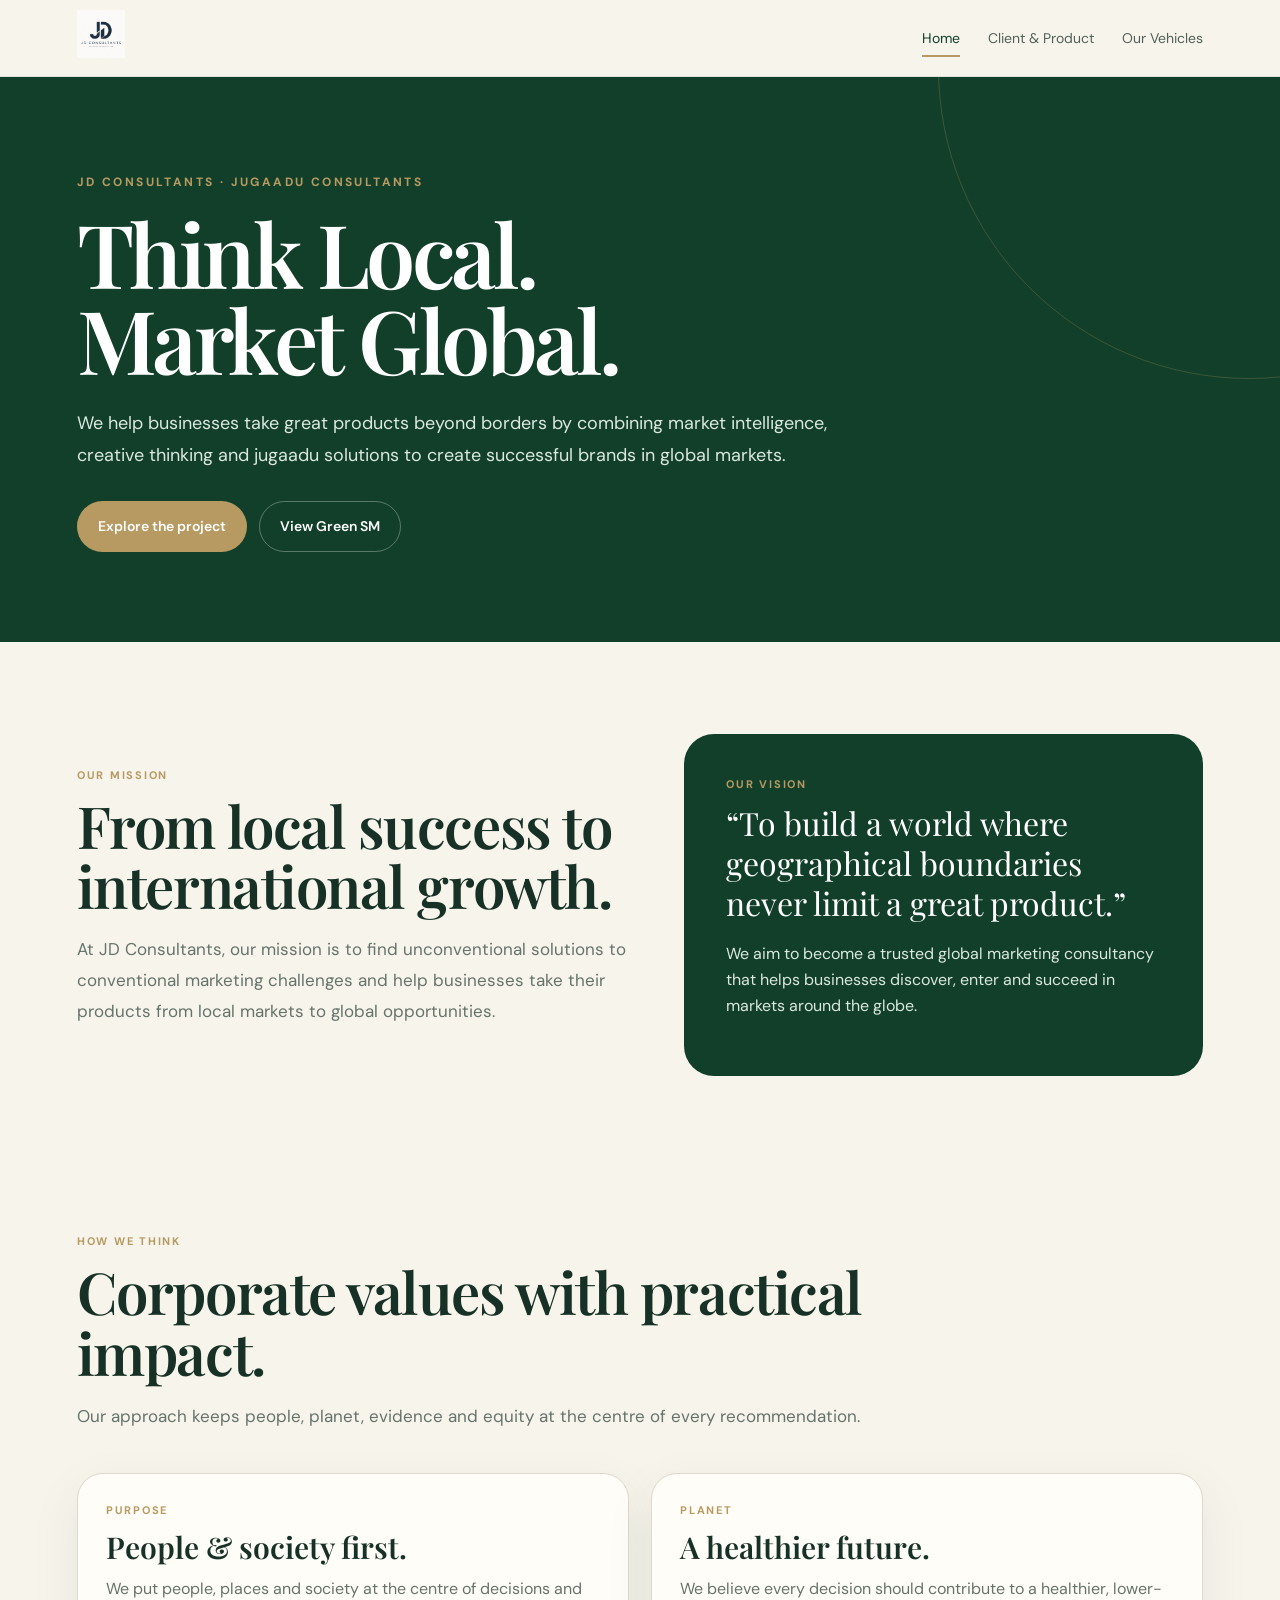
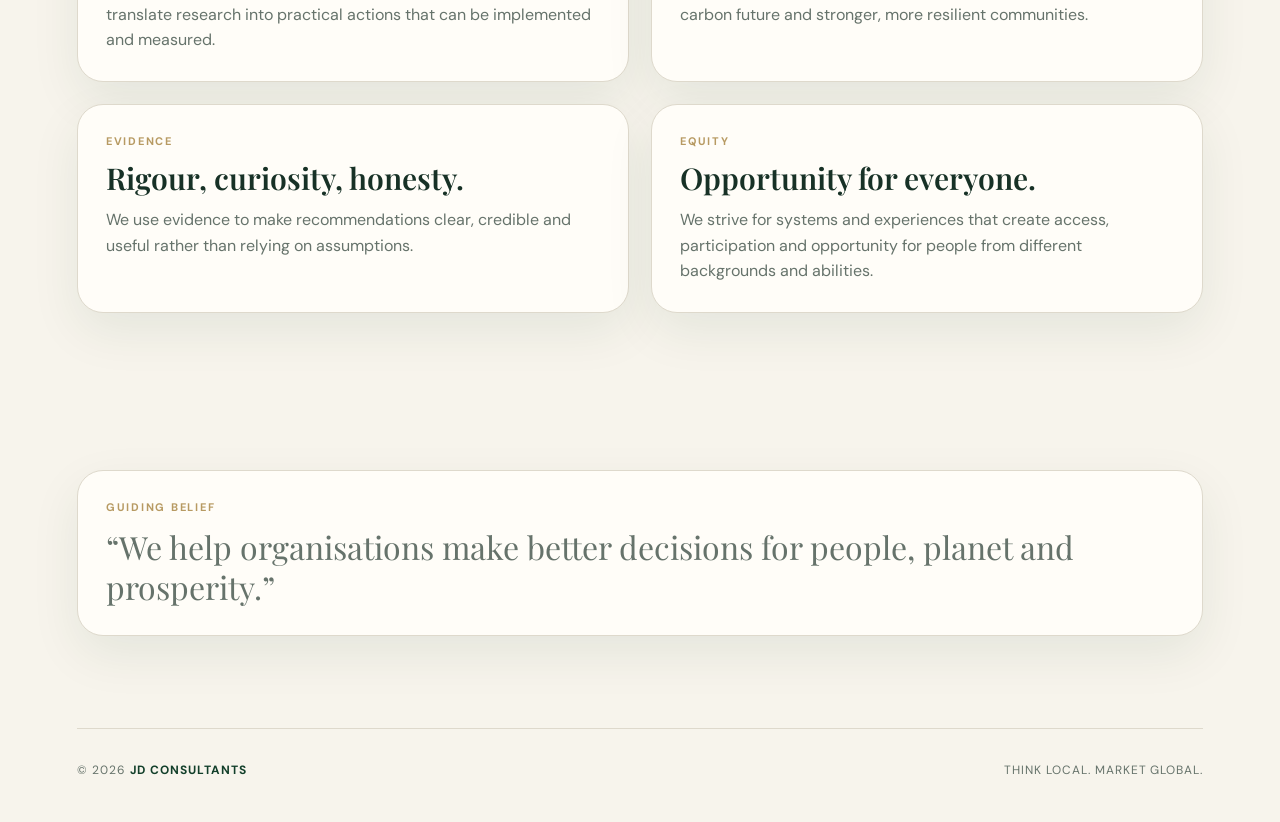
<file: index.html>
<!doctype html>
<html lang="en">
<head>
<meta charset="utf-8"><meta name="viewport" content="width=device-width,initial-scale=1">
<title>JD Consultants | Think Local. Market Global.</title>
<meta name="description" content="JD Consultants helps businesses turn local success into international growth through market intelligence, creative thinking and practical solutions.">
<link rel="stylesheet" href="style.css">
</head>
<body>
<header class="site-header"><div class="container nav"><a class="brand" href="index.html" aria-label="JD Consultants home"><img src="jd_logo.png" alt="JD Consultants logo"></a><nav class="nav-links"><a class="active" href="index.html">Home</a><a href="client.html">Client &amp; Product</a><a href="vehicles.html">Our Vehicles</a></nav></div></header>
<main>
<section class="hero"><div class="container"><div class="eyebrow">JD Consultants · Jugaadu Consultants</div><h1>Think Local.<br>Market Global.</h1><p class="hero-copy">We help businesses take great products beyond borders by combining market intelligence, creative thinking and jugaadu solutions to create successful brands in global markets.</p><div class="hero-actions"><a class="btn btn-primary" href="client.html">Explore the project</a><a class="btn btn-outline" href="vehicles.html">View Green SM</a></div></div></section>
<section class="section"><div class="container split"><div><div class="label">Our mission</div><h2>From local success to international growth.</h2><p class="lead">At JD Consultants, our mission is to find unconventional solutions to conventional marketing challenges and help businesses take their products from local markets to global opportunities.</p></div><div class="dark-panel"><div class="label">Our vision</div><p class="quote" style="color:#fff">“To build a world where geographical boundaries never limit a great product.”</p><p style="margin-top:18px">We aim to become a trusted global marketing consultancy that helps businesses discover, enter and succeed in markets around the globe.</p></div></div></section>
<section class="section-tight"><div class="container"><div class="section-head"><div class="label">How we think</div><h2>Corporate values with practical impact.</h2><p>Our approach keeps people, planet, evidence and equity at the centre of every recommendation.</p></div><div class="grid-2"><article class="card"><div class="label">Purpose</div><h3>People &amp; society first.</h3><p>We put people, places and society at the centre of decisions and translate research into practical actions that can be implemented and measured.</p></article><article class="card"><div class="label">Planet</div><h3>A healthier future.</h3><p>We believe every decision should contribute to a healthier, lower-carbon future and stronger, more resilient communities.</p></article><article class="card"><div class="label">Evidence</div><h3>Rigour, curiosity, honesty.</h3><p>We use evidence to make recommendations clear, credible and useful rather than relying on assumptions.</p></article><article class="card"><div class="label">Equity</div><h3>Opportunity for everyone.</h3><p>We strive for systems and experiences that create access, participation and opportunity for people from different backgrounds and abilities.</p></article></div></div></section>
<section class="section"><div class="container"><div class="card"><div class="label">Guiding belief</div><p class="quote">“We help organisations make better decisions for people, planet and prosperity.”</p></div></div></section>
</main>
<footer class="footer container"><div>© 2026 <strong>JD Consultants</strong></div><div>Think Local. Market Global.</div></footer>
</body></html>
</file>
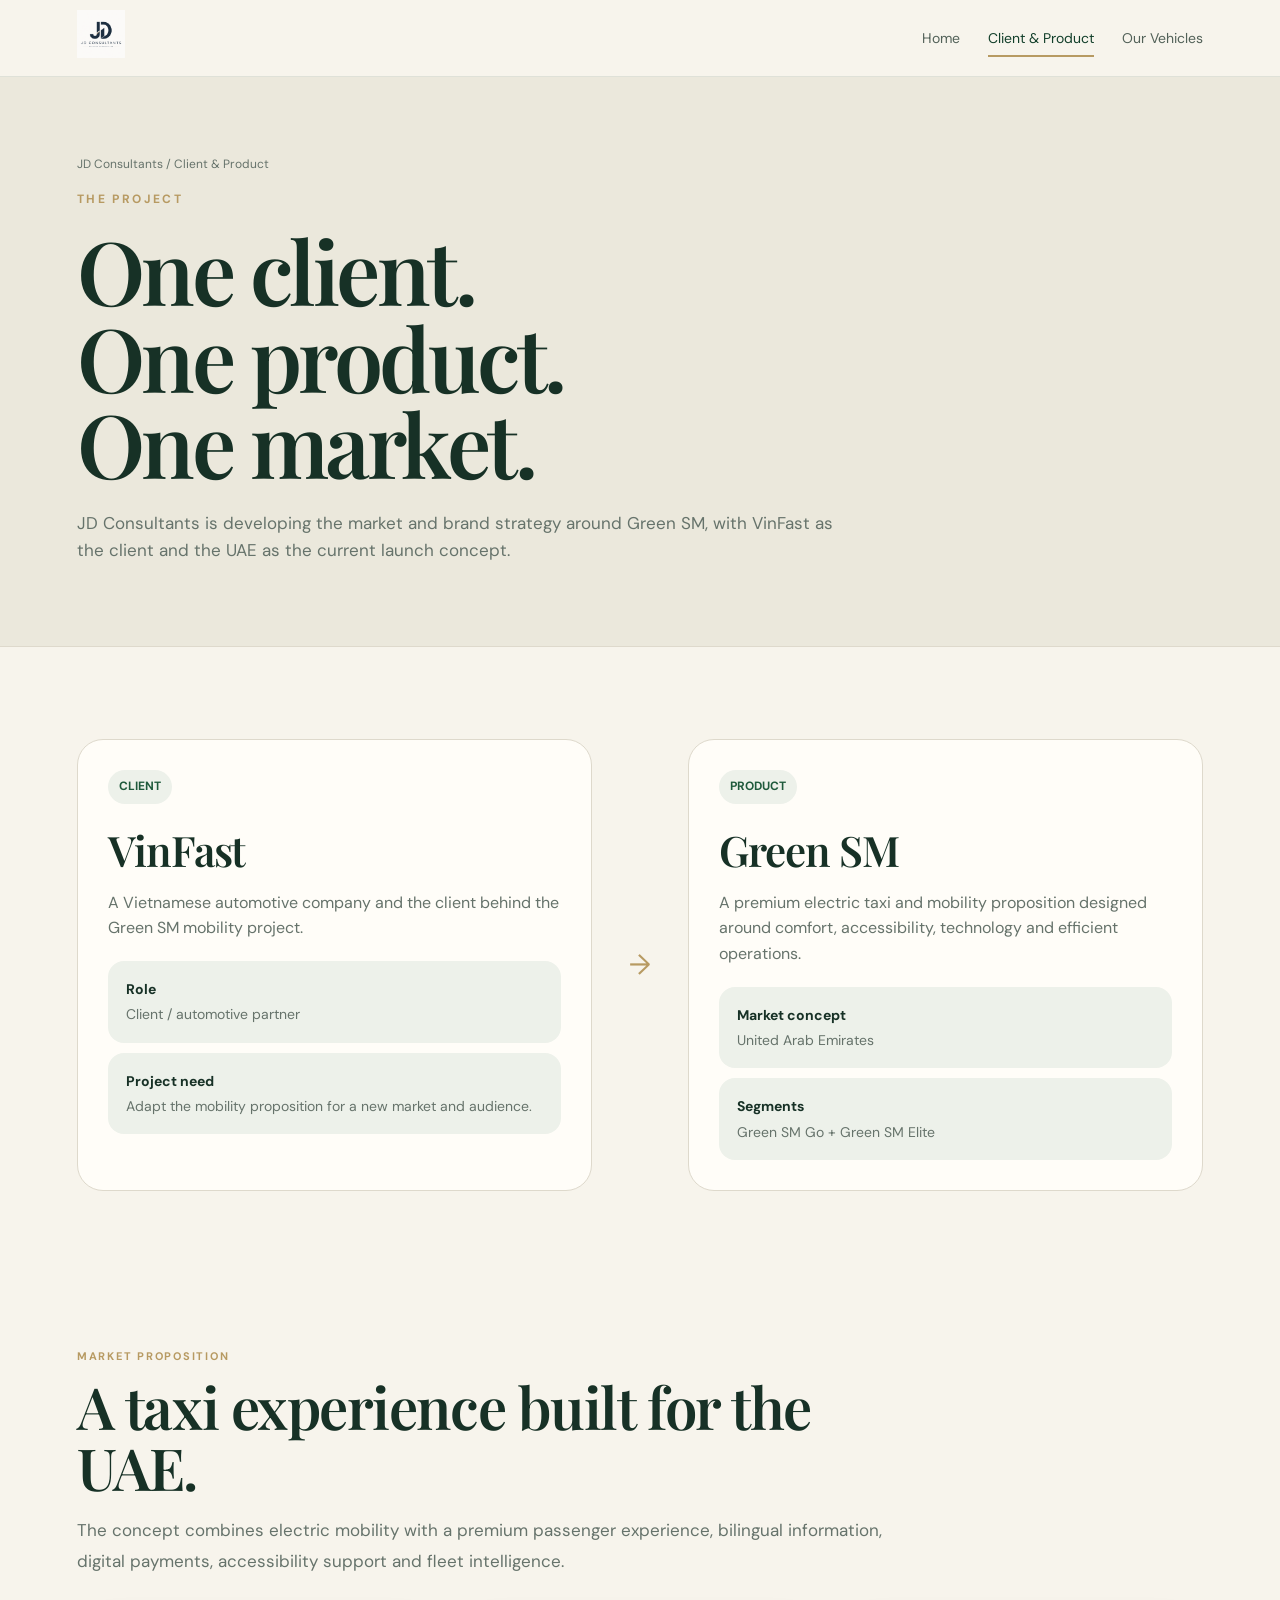
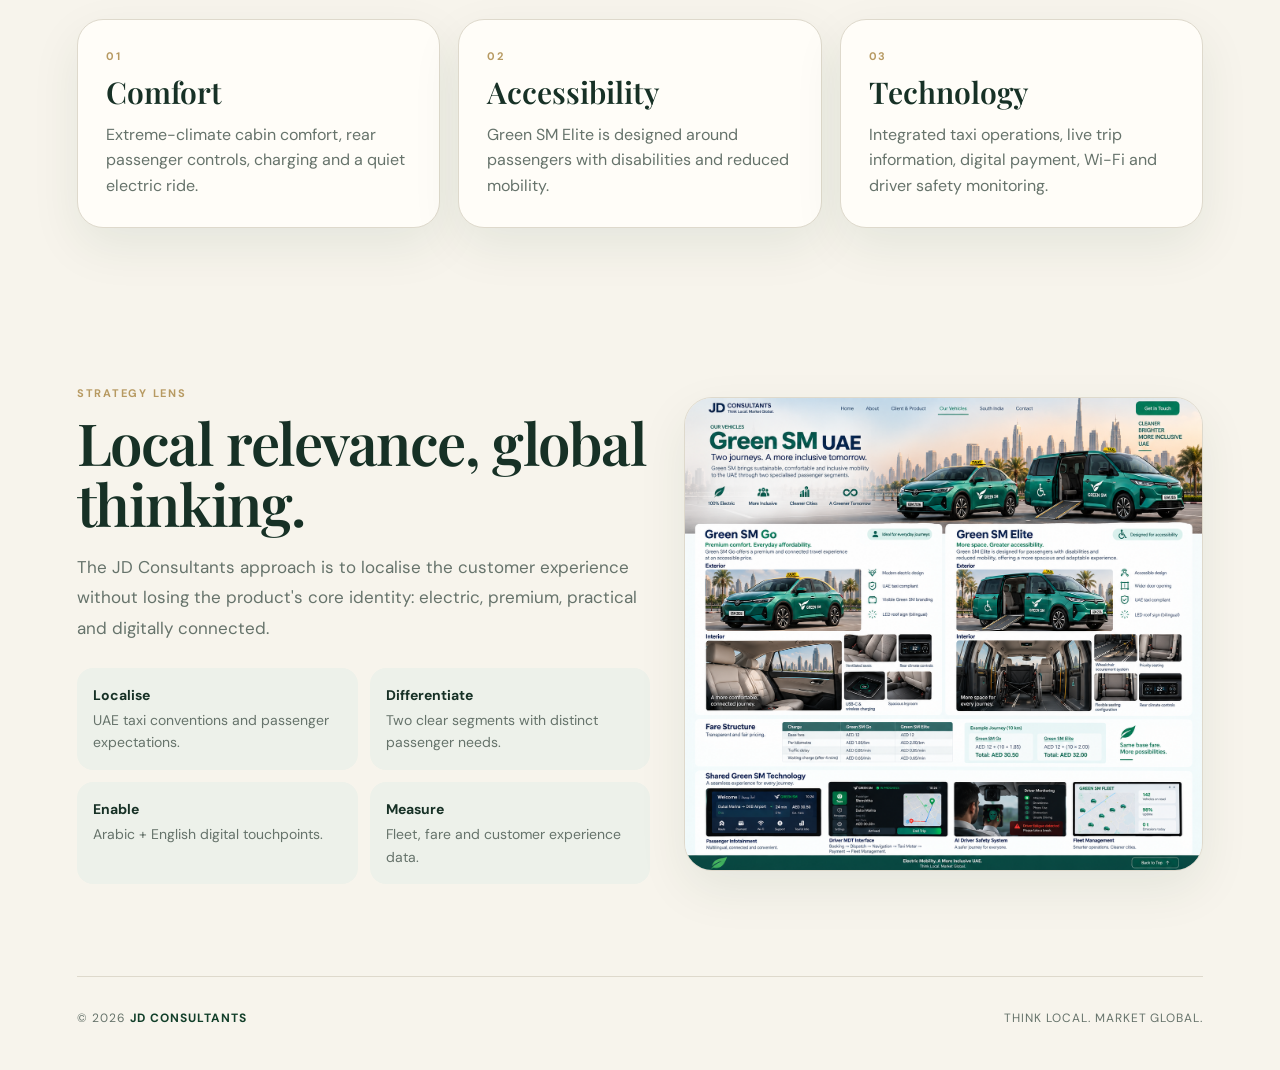
<file: client.html>
<!doctype html>
<html lang="en"><head><meta charset="utf-8"><meta name="viewport" content="width=device-width,initial-scale=1"><title>Client & Product | JD Consultants</title><meta name="description" content="JD Consultants project: VinFast as client and Green SM as the product concept for the UAE market."><link rel="stylesheet" href="style.css"></head>
<body><header class="site-header"><div class="container nav"><a class="brand" href="index.html"><img src="jd_logo.png" alt="JD Consultants logo"></a><nav class="nav-links"><a href="index.html">Home</a><a class="active" href="client.html">Client &amp; Product</a><a href="vehicles.html">Our Vehicles</a></nav></div></header>
<main>
<section class="page-hero"><div class="container"><div class="breadcrumb">JD Consultants / Client &amp; Product</div><div class="eyebrow">The project</div><h1>One client.<br>One product.<br>One market.</h1><p>JD Consultants is developing the market and brand strategy around Green SM, with VinFast as the client and the UAE as the current launch concept.</p></div></section>
<section class="section"><div class="container"><div class="client-flow"><article class="identity"><span class="tag">CLIENT</span><h2 style="font-size:42px">VinFast</h2><p>A Vietnamese automotive company and the client behind the Green SM mobility project.</p><div class="value-list"><div class="value-item"><strong>Role</strong>Client / automotive partner</div><div class="value-item"><strong>Project need</strong>Adapt the mobility proposition for a new market and audience.</div></div></article><div class="arrow">→</div><article class="identity"><span class="tag">PRODUCT</span><h2 style="font-size:42px">Green SM</h2><p>A premium electric taxi and mobility proposition designed around comfort, accessibility, technology and efficient operations.</p><div class="value-list"><div class="value-item"><strong>Market concept</strong>United Arab Emirates</div><div class="value-item"><strong>Segments</strong>Green SM Go + Green SM Elite</div></div></article></div></div></section>
<section class="section-tight"><div class="container"><div class="section-head"><div class="label">Market proposition</div><h2>A taxi experience built for the UAE.</h2><p>The concept combines electric mobility with a premium passenger experience, bilingual information, digital payments, accessibility support and fleet intelligence.</p></div><div class="grid-3"><div class="card"><div class="label">01</div><h3>Comfort</h3><p>Extreme-climate cabin comfort, rear passenger controls, charging and a quiet electric ride.</p></div><div class="card"><div class="label">02</div><h3>Accessibility</h3><p>Green SM Elite is designed around passengers with disabilities and reduced mobility.</p></div><div class="card"><div class="label">03</div><h3>Technology</h3><p>Integrated taxi operations, live trip information, digital payment, Wi-Fi and driver safety monitoring.</p></div></div></div></section>
<section class="section"><div class="container split"><div><div class="label">Strategy lens</div><h2>Local relevance, global thinking.</h2><p class="lead">The JD Consultants approach is to localise the customer experience without losing the product's core identity: electric, premium, practical and digitally connected.</p><div class="mini-grid"><div class="mini"><strong>Localise</strong>UAE taxi conventions and passenger expectations.</div><div class="mini"><strong>Differentiate</strong>Two clear segments with distinct passenger needs.</div><div class="mini"><strong>Enable</strong>Arabic + English digital touchpoints.</div><div class="mini"><strong>Measure</strong>Fleet, fare and customer experience data.</div></div></div><img class="prototype" src="green_sm_vehicle_prototype.png" alt="Green SM Go and Green SM Elite concept board"></div></section>
</main><footer class="footer container"><div>© 2026 <strong>JD Consultants</strong></div><div>Think Local. Market Global.</div></footer></body></html>
</file>
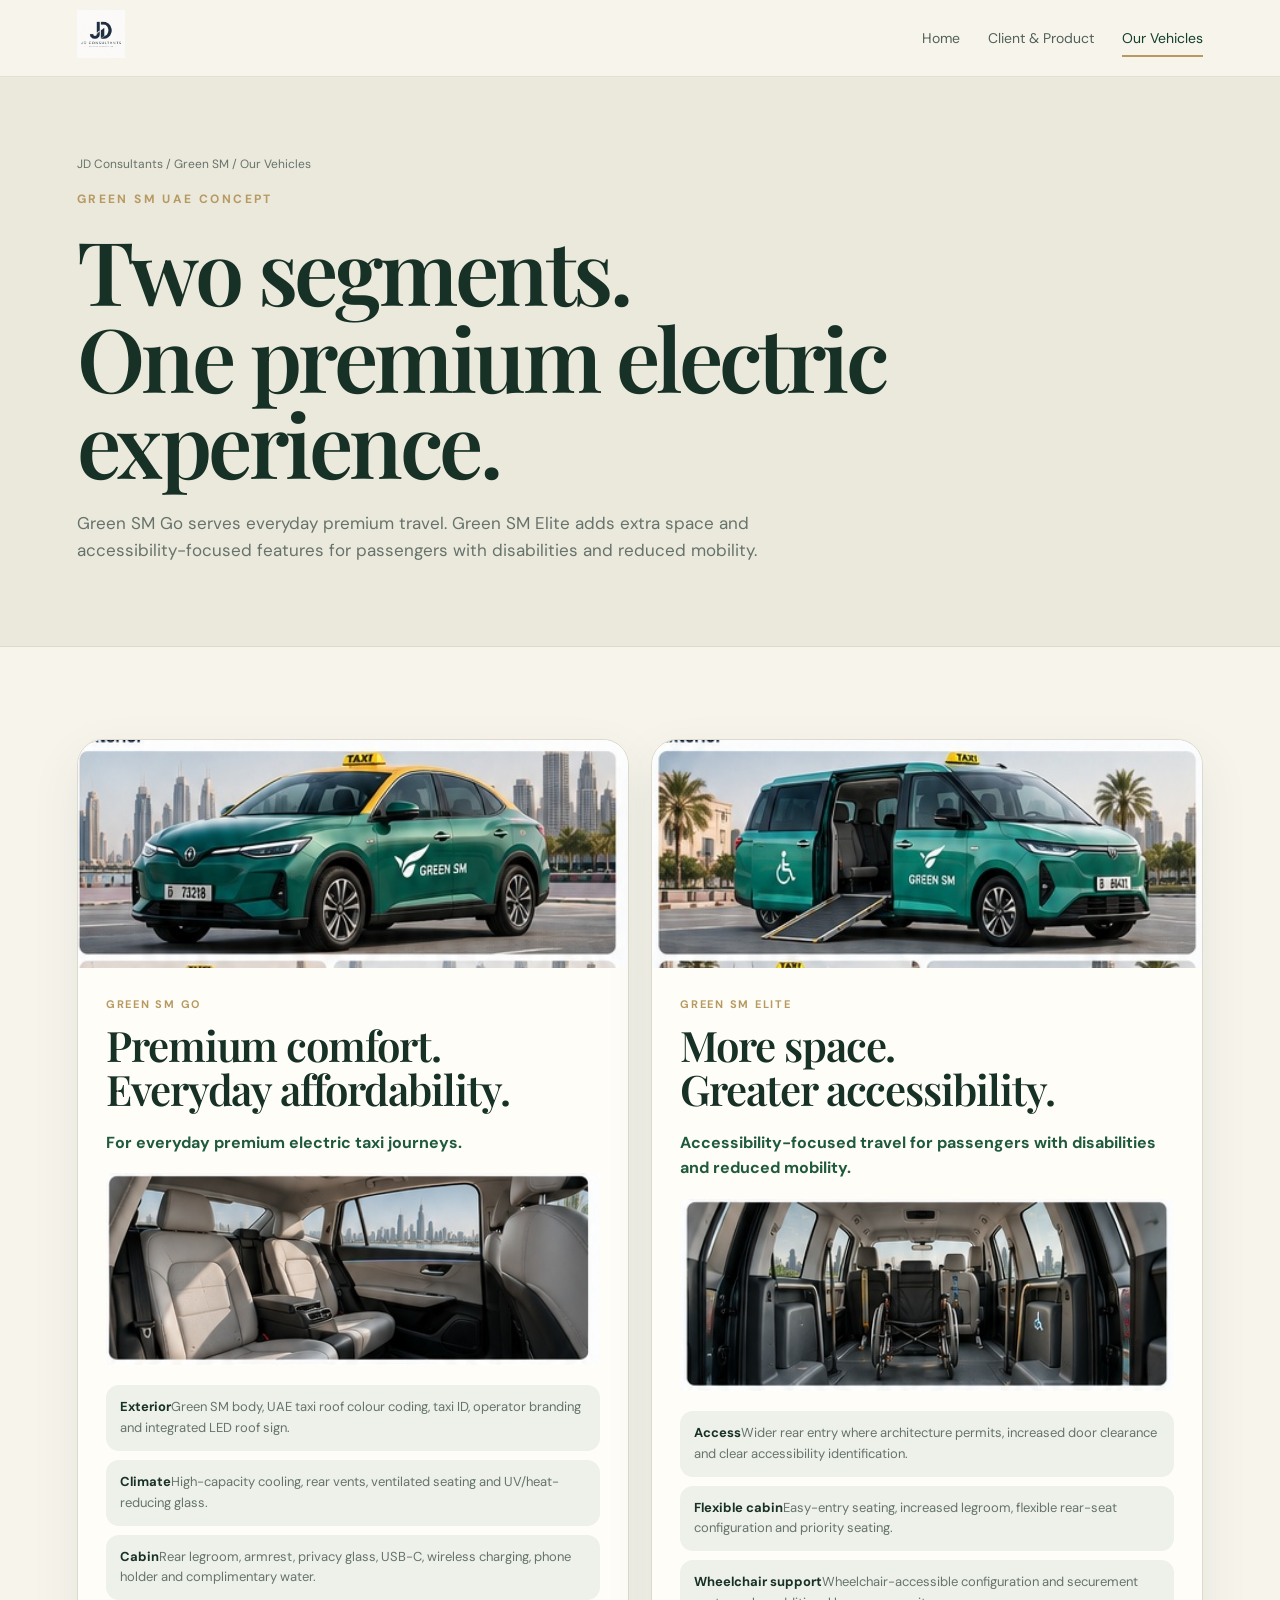
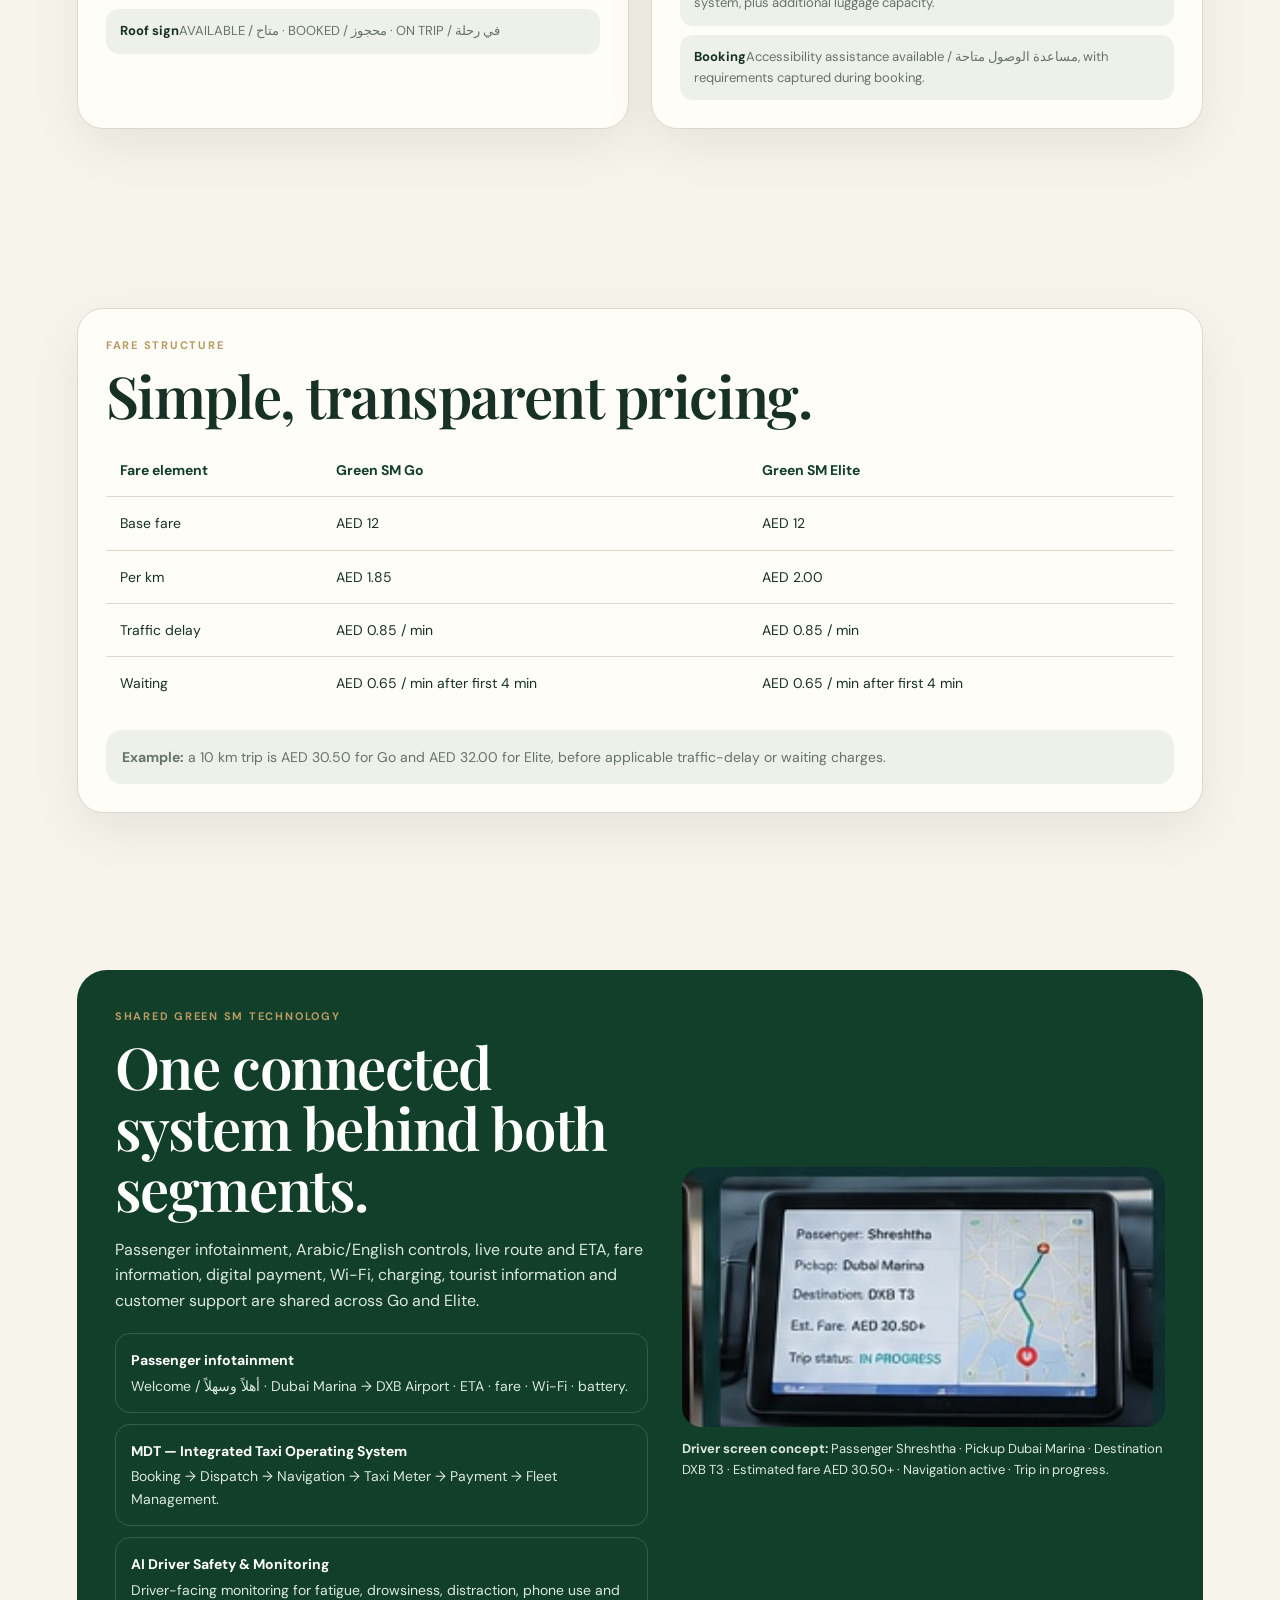
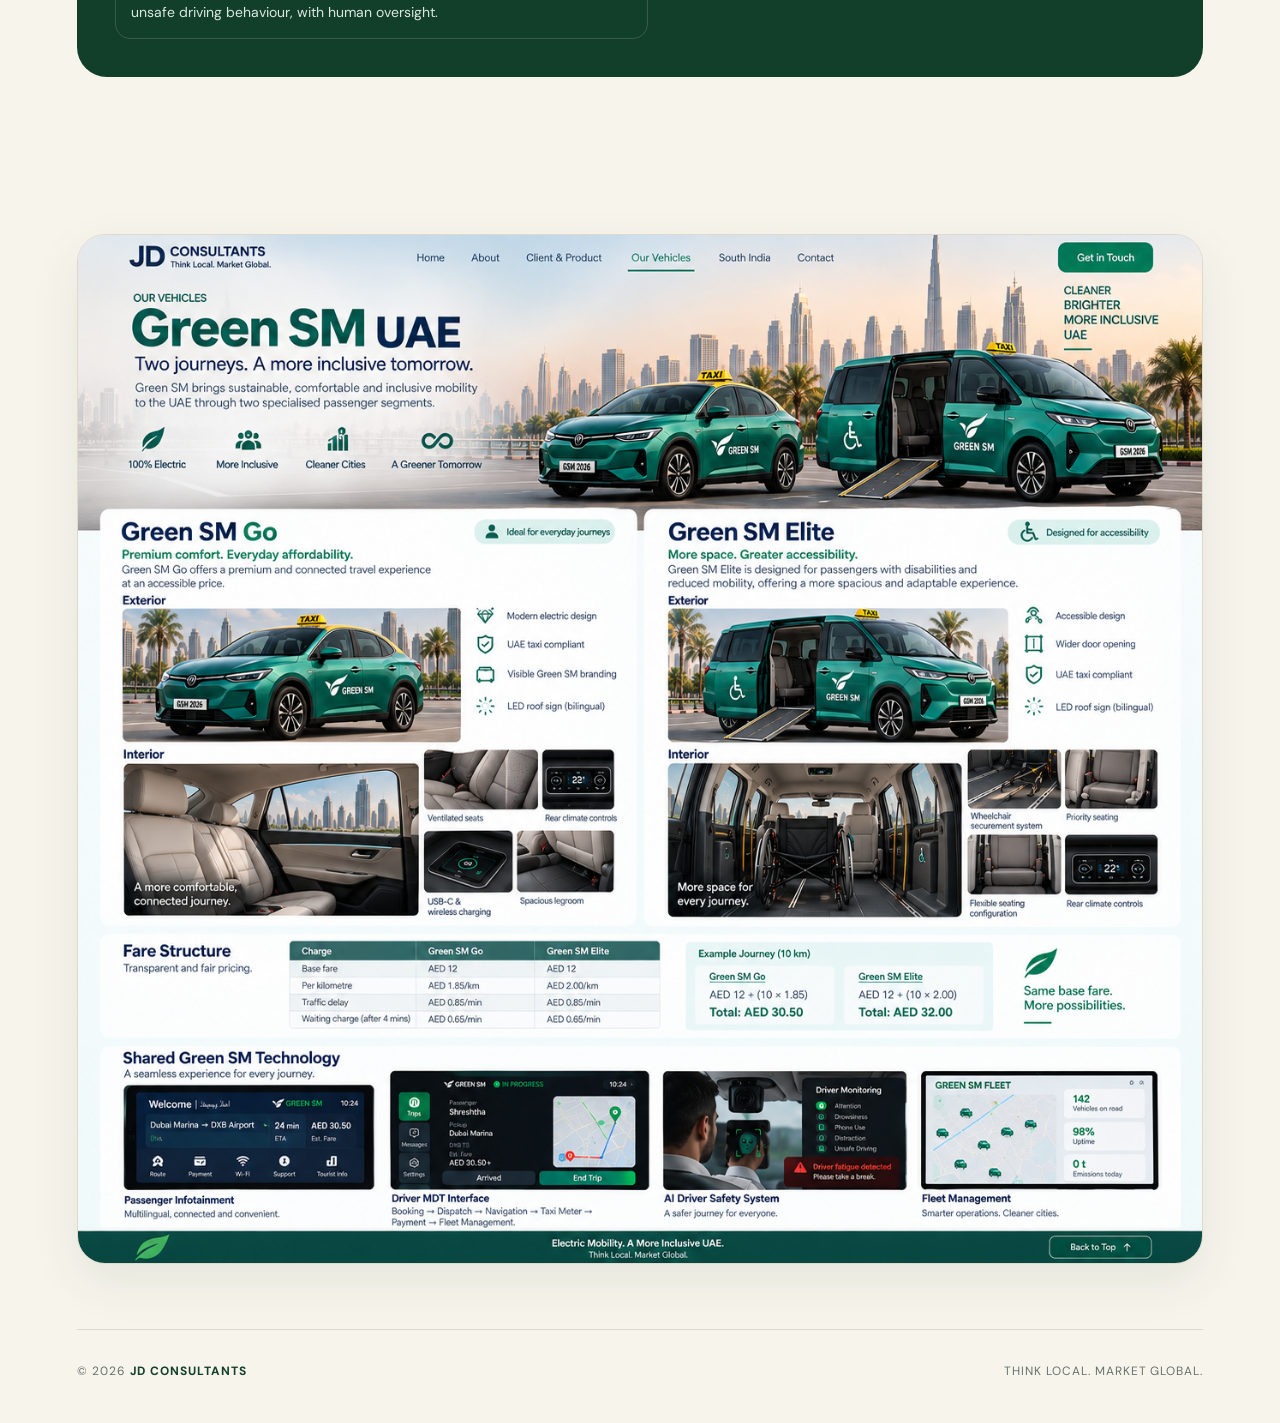
<file: vehicles.html>
<!doctype html>
<html lang="en"><head><meta charset="utf-8"><meta name="viewport" content="width=device-width,initial-scale=1"><title>Our Vehicles | Green SM | JD Consultants</title><meta name="description" content="Green SM Go and Green SM Elite vehicle concepts, fares, accessibility and shared technology for the UAE market."><link rel="stylesheet" href="style.css"></head>
<body><header class="site-header"><div class="container nav"><a class="brand" href="index.html"><img src="jd_logo.png" alt="JD Consultants logo"></a><nav class="nav-links"><a href="index.html">Home</a><a href="client.html">Client &amp; Product</a><a class="active" href="vehicles.html">Our Vehicles</a></nav></div></header>
<main>
<section class="page-hero"><div class="container"><div class="breadcrumb">JD Consultants / Green SM / Our Vehicles</div><div class="eyebrow">Green SM UAE concept</div><h1>Two segments.<br>One premium electric experience.</h1><p>Green SM Go serves everyday premium travel. Green SM Elite adds extra space and accessibility-focused features for passengers with disabilities and reduced mobility.</p></div></section>
<section class="section"><div class="container"><div class="grid-2">
<article class="card vehicle-card"><img class="vehicle-image" src="go_exterior.jpg" alt="Green SM Go exterior concept"><div class="vehicle-body"><div class="label">Green SM Go</div><h2 style="font-size:42px">Premium comfort.<br>Everyday affordability.</h2><p class="position">For everyday premium electric taxi journeys.</p><img class="vehicle-interior" src="go_interior.jpg" alt="Green SM Go interior concept"><div class="feature-list"><div><strong>Exterior</strong>Green SM body, UAE taxi roof colour coding, taxi ID, operator branding and integrated LED roof sign.</div><div><strong>Climate</strong>High-capacity cooling, rear vents, ventilated seating and UV/heat-reducing glass.</div><div><strong>Cabin</strong>Rear legroom, armrest, privacy glass, USB-C, wireless charging, phone holder and complimentary water.</div><div><strong>Roof sign</strong>AVAILABLE / متاح · BOOKED / محجوز · ON TRIP / في رحلة</div></div></div></article>
<article class="card vehicle-card"><img class="vehicle-image" src="elite_exterior.jpg" alt="Green SM Elite exterior concept"><div class="vehicle-body"><div class="label">Green SM Elite</div><h2 style="font-size:42px">More space.<br>Greater accessibility.</h2><p class="position">Accessibility-focused travel for passengers with disabilities and reduced mobility.</p><img class="vehicle-interior" src="elite_interior.jpg" alt="Green SM Elite accessible interior concept"><div class="feature-list"><div><strong>Access</strong>Wider rear entry where architecture permits, increased door clearance and clear accessibility identification.</div><div><strong>Flexible cabin</strong>Easy-entry seating, increased legroom, flexible rear-seat configuration and priority seating.</div><div><strong>Wheelchair support</strong>Wheelchair-accessible configuration and securement system, plus additional luggage capacity.</div><div><strong>Booking</strong>Accessibility assistance available / مساعدة الوصول متاحة, with requirements captured during booking.</div></div></div></article>
</div></div></section>
<section class="section-tight"><div class="container"><div class="card fares"><div class="label">Fare structure</div><h2>Simple, transparent pricing.</h2><div class="table-wrap"><table class="fare-table"><thead><tr><th>Fare element</th><th>Green SM Go</th><th>Green SM Elite</th></tr></thead><tbody><tr><td>Base fare</td><td>AED 12</td><td>AED 12</td></tr><tr><td>Per km</td><td>AED 1.85</td><td>AED 2.00</td></tr><tr><td>Traffic delay</td><td>AED 0.85 / min</td><td>AED 0.85 / min</td></tr><tr><td>Waiting</td><td>AED 0.65 / min after first 4 min</td><td>AED 0.65 / min after first 4 min</td></tr></tbody></table></div><div class="example"><strong>Example:</strong> a 10 km trip is AED 30.50 for Go and AED 32.00 for Elite, before applicable traffic-delay or waiting charges.</div></div></div></section>
<section class="section"><div class="container"><div class="tech-card"><div class="split"><div><div class="label">Shared Green SM technology</div><h2 style="color:#fff">One connected system behind both segments.</h2><p>Passenger infotainment, Arabic/English controls, live route and ETA, fare information, digital payment, Wi-Fi, charging, tourist information and customer support are shared across Go and Elite.</p><div class="tech-list"><div class="tech-item"><strong>Passenger infotainment</strong>Welcome / أهلاً وسهلاً · Dubai Marina → DXB Airport · ETA · fare · Wi-Fi · battery.</div><div class="tech-item"><strong>MDT — Integrated Taxi Operating System</strong>Booking → Dispatch → Navigation → Taxi Meter → Payment → Fleet Management.</div><div class="tech-item"><strong>AI Driver Safety &amp; Monitoring</strong>Driver-facing monitoring for fatigue, drowsiness, distraction, phone use and unsafe driving behaviour, with human oversight.</div></div></div><div><img class="mdt-img" src="mdt_interface.jpg" alt="Green SM MDT driver interface concept"><p style="font-size:13px;margin:12px 0 0"><strong>Driver screen concept:</strong> Passenger Shreshtha · Pickup Dubai Marina · Destination DXB T3 · Estimated fare AED 30.50+ · Navigation active · Trip in progress.</p></div></div></div></div></section>
<section class="section-tight"><div class="container"><img class="prototype" src="green_sm_vehicle_prototype.png" alt="Green SM vehicle and technology concept board"></div></section>
</main><footer class="footer container"><div>© 2026 <strong>JD Consultants</strong></div><div>Think Local. Market Global.</div></footer></body></html>
</file>
<file: style.css>
@import url('https://fonts.googleapis.com/css2?family=DM+Sans:wght@400;500;600;700&family=Playfair+Display:wght@500;600&display=swap');
:root{--green:#123f2a;--green2:#1f5a3c;--gold:#b79a62;--cream:#f7f4ec;--paper:#fffdf8;--ink:#173126;--muted:#66736b;--line:#ded9cc;--soft:#edf1ea;--shadow:0 18px 50px rgba(18,63,42,.08)}
*{box-sizing:border-box}html{scroll-behavior:smooth}body{margin:0;background:var(--cream);color:var(--ink);font-family:'DM Sans',Arial,sans-serif;line-height:1.6}a{color:inherit;text-decoration:none}img{max-width:100%}.container{width:min(1160px,88vw);margin:auto}
.site-header{position:sticky;top:0;z-index:50;background:rgba(247,244,236,.96);backdrop-filter:blur(14px);border-bottom:1px solid rgba(18,63,42,.1)}.nav{height:76px;display:flex;align-items:center;justify-content:space-between}.brand img{width:48px;height:48px;object-fit:contain}.nav-links{display:flex;align-items:center;gap:28px;font-size:14px;color:#526158}.nav-links a{padding:8px 0;position:relative}.nav-links a:hover,.nav-links a.active{color:var(--green)}.nav-links a.active:after{content:'';position:absolute;left:0;right:0;bottom:0;height:2px;background:var(--gold)}
.hero{background:var(--green);color:#fff;padding:96px 0 90px;overflow:hidden;position:relative}.hero:before{content:'';position:absolute;width:620px;height:620px;border:1px solid rgba(183,154,98,.25);border-radius:50%;right:-280px;top:-320px}.eyebrow{font-size:12px;letter-spacing:.2em;text-transform:uppercase;font-weight:700;color:var(--gold)}h1,h2,h3{font-family:'Playfair Display',Georgia,serif;font-weight:600}h1{font-size:clamp(52px,7vw,88px);line-height:.98;letter-spacing:-.04em;margin:18px 0 24px;max-width:900px}h2{font-size:clamp(36px,5vw,58px);line-height:1.05;letter-spacing:-.025em;margin:10px 0 18px}h3{font-size:30px;line-height:1.15;margin:0 0 12px}.hero-copy{max-width:760px;color:#dbe8e0;font-size:18px;line-height:1.8}.hero-actions{display:flex;gap:12px;flex-wrap:wrap;margin-top:30px}.btn{display:inline-flex;align-items:center;justify-content:center;padding:13px 20px;border-radius:999px;font-weight:600;font-size:14px;border:1px solid transparent}.btn-primary{background:var(--gold);color:#fff}.btn-light{background:#fff;color:var(--green)}.btn-outline{border-color:rgba(255,255,255,.3);color:#fff}
.section{padding:92px 0}.section-tight{padding:65px 0}.section-head{max-width:820px;margin-bottom:42px}.section-head p,.lead{color:var(--muted);font-size:17px;line-height:1.8}.grid-2{display:grid;grid-template-columns:repeat(2,minmax(0,1fr));gap:22px}.grid-3{display:grid;grid-template-columns:repeat(3,minmax(0,1fr));gap:18px}.card{background:var(--paper);border:1px solid var(--line);border-radius:26px;padding:28px;box-shadow:var(--shadow)}.card p{color:var(--muted);margin:0}.label{font-size:11px;letter-spacing:.16em;text-transform:uppercase;color:var(--gold);font-weight:700;margin-bottom:10px}.value-list{display:grid;gap:10px;margin-top:20px}.value-item{padding:17px 18px;border-radius:16px;background:var(--soft);color:var(--muted);font-size:14px}.value-item strong{display:block;color:var(--ink);margin-bottom:3px}
.split{display:grid;grid-template-columns:1.05fr .95fr;gap:34px;align-items:center}.dark-panel{background:var(--green);color:#fff;border-radius:30px;padding:42px}.dark-panel p{color:#dbe8e0}.dark-panel .label{color:var(--gold)}.quote{font-family:'Playfair Display',Georgia,serif;font-size:32px;line-height:1.25;color:var(--green);margin:0}.mini-grid{display:grid;grid-template-columns:repeat(2,minmax(0,1fr));gap:12px;margin-top:24px}.mini{background:var(--soft);border-radius:16px;padding:16px;font-size:14px;color:var(--muted)}.mini strong{display:block;color:var(--ink);margin-bottom:3px}
.page-hero{padding:78px 0 65px;background:#ebe8dc;border-bottom:1px solid var(--line)}.page-hero p{max-width:760px;color:var(--muted);font-size:17px}.breadcrumb{font-size:12px;color:var(--muted);margin-bottom:16px}
.client-flow{display:grid;grid-template-columns:1fr 60px 1fr;gap:18px;align-items:stretch}.arrow{display:grid;place-items:center;color:var(--gold);font-size:28px}.identity{background:var(--paper);border:1px solid var(--line);border-radius:26px;padding:30px}.identity .tag{display:inline-flex;padding:7px 11px;border-radius:999px;background:var(--soft);color:var(--green2);font-size:12px;font-weight:700;margin-bottom:14px}.identity p{color:var(--muted)}
.vehicle-card{overflow:hidden;padding:0}.vehicle-card .vehicle-body{padding:28px}.vehicle-image{width:100%;display:block;aspect-ratio:2.42/1;object-fit:cover}.vehicle-interior{width:100%;display:block;aspect-ratio:2.57/1;object-fit:cover;margin-top:14px}.vehicle-card .position{font-weight:700;color:var(--green2);margin:0 0 18px}.feature-list{display:grid;gap:9px;margin-top:20px}.feature-list div{padding:12px 14px;background:var(--soft);border-radius:13px;color:var(--muted);font-size:13px}.feature-list strong{color:var(--ink)}
.fares{margin-top:22px;overflow:hidden}.table-wrap{overflow:auto}.fare-table{width:100%;border-collapse:collapse;min-width:650px}.fare-table th,.fare-table td{padding:15px 14px;border-bottom:1px solid var(--line);text-align:left;font-size:14px}.fare-table th{color:var(--green)}.fare-table tr:last-child td{border-bottom:0}.example{margin-top:20px;background:var(--soft);border-radius:16px;padding:16px;color:var(--muted);font-size:14px}.tech-card{background:var(--green);color:#fff;border-radius:30px;padding:38px}.tech-card p{color:#dbe8e0}.tech-list{display:grid;gap:11px;margin-top:20px}.tech-item{border:1px solid rgba(255,255,255,.15);border-radius:15px;padding:15px;color:#dbe8e0;font-size:14px}.tech-item strong{display:block;color:#fff;margin-bottom:3px}.mdt-img{border-radius:20px;width:100%;display:block}.prototype{border-radius:28px;display:block;width:100%;border:1px solid var(--line);box-shadow:var(--shadow)}
.footer{border-top:1px solid var(--line);padding:32px 0 42px;color:var(--muted);font-size:12px;display:flex;justify-content:space-between;gap:20px;text-transform:uppercase;letter-spacing:.08em}.footer strong{color:var(--green)}
@media(max-width:800px){.nav{height:68px}.nav-links{gap:14px;font-size:12px}.brand img{width:43px;height:43px}.hero{padding:70px 0}.section{padding:68px 0}.grid-2,.grid-3,.split{grid-template-columns:1fr}.client-flow{grid-template-columns:1fr}.arrow{display:none}.mini-grid{grid-template-columns:1fr}.footer{display:block}.footer div+div{margin-top:9px}h1{font-size:52px}.dark-panel,.tech-card{padding:28px}.page-hero{padding:60px 0 50px}}
</file>
